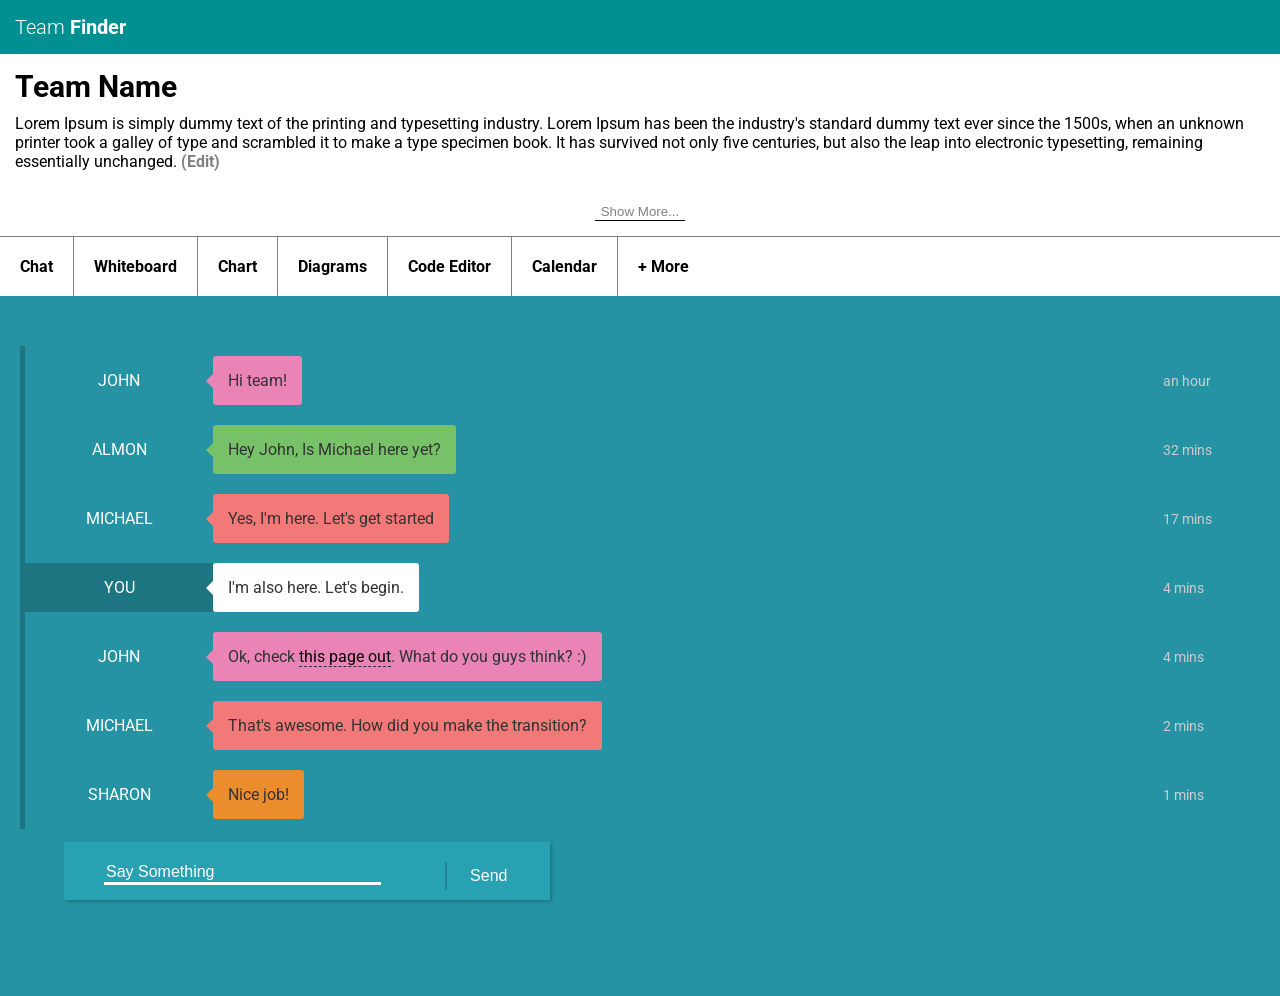
<file: index.html>
<!DOCTYPE html>
<html>
<head>
	<title>Team Collaboration App</title>
	<link rel="stylesheet" type="text/css" href="CSS/style.css">
      <link href='https://fonts.googleapis.com/css?family=Roboto:400,100,300,500,700,300italic|Roboto+Slab:400,300,700,100' rel='stylesheet' type='text/css'>
</head>
<body>
	<header>
		<div class="app-name">
			<h4>Team <span>Finder</span></h4>
		</div>
		<div class="team-name">
			<h2>Team Name</h2>
			<p>Lorem Ipsum is simply dummy text of the printing and typesetting industry. Lorem Ipsum has been the industry's standard dummy text ever since the 1500s, when an unknown printer took a galley of type and scrambled it to make a type specimen book. It has survived not only five centuries, but also the leap into electronic typesetting, remaining essentially unchanged. <span class="edit"><a href="#">(Edit)</a> </span></p>
		</div>
		<div class="show-more">
			<button> Show More... </button>
		</div>
	</header>
	<nav>
		<ul class="top-nav">
			<li class="off-color"><a href="index.html">Chat</a></li><!--
			--><li class="off-color"><a href="whiteboard.html">Whiteboard</a></li><!--
			--><li><a href="#">Chart</a></li><!--
			--><li><a href="#">Diagrams</a></li><!--
			--><li><a href="#">Code Editor</a></li><!--
			--><li><a href="#">Calendar</a></li><!--
			--><li class="more"><a href="#">+ More</a></li>
		</ul>
	</nav>
	<div class="main-workspace clearfix">
		<!-- Add all HTML for the chat half of the main workspace  -->
		<div class="chat-space">
			<!-- We Show all messages in a stream-->
			<div class="chat-stream clearfix"> 	
				<!-- Define each message as a block containing name, message and time posted -->
				<div class="chat-block">	
					<div class="name">
						<p>John</p>
					</div>
					<div class="message pink-arrow">

						<p class="msg-pink">Hi team!</p>
					</div>
					<div class="time-past">
						<p>an hour</p>
					</div>
				</div>	
				<!-- Define each message as a block containing name, message and time posted -->
				<div class="chat-block">	
					<div class="name">
						<p>Almon</p>
					</div>
					<div class="message green-arrow">
						<p class="msg-green">Hey John, Is Michael here yet?</p>
					</div>
					<div class="time-past">
						<p>32 mins</p>
					</div>
				</div>
				<!-- Define each message as a block containing name, message and time posted -->
				<div class="chat-block">	
					<div class="name">
						<p>Michael</p>
					</div>
					<div class="message cerise-arrow">
						<p class="msg-cerise">Yes, I'm here. Let's get started</p>
					</div>
					<div class="time-past">
						<p>17 mins</p>
					</div>
				</div>
				<!-- Define each message as a block containing name, message and time posted -->
				<div class="chat-block">	
					<div class="name you">
						<p>You</p>
					</div>
					<div class="message white-arrow">
						<p class="msg-white">I'm also here. Let's begin.</p>
					</div>
					<div class="time-past">
						<p>4 mins</p>
					</div>
				</div>
				<!-- Define each message as a block containing name, message and time posted -->
				<div class="chat-block">	
					<div class="name">
						<p>John</p>
					</div>
					<div class="message pink-arrow">
						<p class="msg-pink">Ok, check <a href="#">this page out</a>. What do you guys think? :)</p>
					</div>
					<div class="time-past">
						<p>4 mins</p>
					</div>
				</div>
				<!-- Define each message as a block containing name, message and time posted -->
				<div class="chat-block">	
					<div class="name">
						<p>Michael</p>
					</div>
					<div class="message cerise-arrow">
						<p class="msg-cerise">That's awesome. How did you make the transition?</p>
					</div>
					<div class="time-past">
						<p>2 mins</p>
					</div>
				</div>
				<!-- Define each message as a block containing name, message and time posted -->
				<div class="chat-block">	
					<div class="name">
						<p>Sharon</p>
					</div>
					<div class="message orange-arrow">
						<p class="msg-orange">Nice job!</p>
					</div>
					<div class="time-past">
						<p>1 mins</p>
					</div>
				</div>
			</div>
			<div class="ss">

				<label id="chat-error"></label>
				<input id="myMessage" type="text" name="speak" placeholder="Say Something">
				<input class="send-message" type="button" name="confirmMessage" value="Send">

			</div>
		</div>
	</div>
	<footer>
		<!-- No footer information yet -->
	</footer>

	<script type="text/javascript" src="JS/saveChat.js"></script>

</body>
</html>
</file>
<file: CSS/style.css>
/* defaults */

*{
	-webkit-box-sizing:border-box;
	-moz-box-sizing:border-box;
	box-sizing: border-box;
}

body {
	width:100%;
	color: white;
	margin: 0 auto;
	padding: 0;
	font-size: 100%;
	font-family: 'Roboto', serif;
}

h1, h2, h3, h4, p, li, ul, nav {
	margin: 0;
	padding: 0;
}

/* header styles */
.app-name {
	background-color: #009092;
	padding: 15px;
	font-size: 20px;
}

header h4 {
	font-weight: 300;
}

header span {
	font-weight: bold;
}

.team-name, .show-more {
	color:black;
	background-color: white;
	padding:15px;
}

.team-name h2 {
	font-size: 30px;
}

.show-more {
	text-align: center;
}

.show-more button, .edit a {
	color: gray;
	border: none;
	background-color: white;
	border-bottom:1px solid black;
}

.show-more button:hover {
	color:black;
}

.edit a {
	text-decoration: none;
	border: none;
}

.team-name p {
	margin-top:10px;
}

/* nav styles */

nav {
	border-top:1px solid gray;
	color:black;
	background-color: white;
}

.top-nav li {
	display: inline-block;
	border-right:1px solid;
	margin: 0;
	padding: 20px;
	border-right: 1px solid gray;
	font-weight: bold;
	text-decoration: none;
}

.top-nav li:nth-child(-n+2) a {
	color: salmon;
}

.top-nav li a:link, li a:visited {
	color: black;
}

.top-nav li:hover {
	background-color: #F2F2F2;
}

.top-nav li:last-child {
	border:none;
}


.top-nav a {
	text-decoration: none;
}

/*Main Content Area Styling*/

.main-workspace{
	height: 700px;
}

.main-workspace > div{
	
	display: inline-block;
	float: left;
}

.chat-space, .secondary-space{
	width: 100%;
	height: 100%
}

.chat-space{
	background-color:#2593A3;
}

.secondary-space{
	background-color:#646464;
}

.chat-stream{
	width:100%;
	background-color: #2593A3;
}

.chat-stream{
	padding-top: 50px;
}

.chat-stream > div{
	margin-left: 20px;
	border-left: 5px solid #1D7582;
	padding: 10px 0;
}

.you{
	background-color: #1D7582;
	padding: 15px 0;
}

.chat-block > div{
	display: inline-block;	
}

.chat-block .name{
	width: 15%;
}

.chat-block .name p{
	text-transform: uppercase;
	text-align: center;
}


.chat-block .message{
	width: 75%;
	position: relative;
	left: -4px;
}

.chat-block .message:before{
	right: 100%;
	top: 50%;
	border: solid transparent;
	content: " ";
	height: 0;
	width: 0;
	position: absolute;
	pointer-events: none;	
	border-width: 7px;
	margin-top: -7px;
}

.chat-block .pink-arrow:before{
	border-right-color: #EA84B6;
}

.chat-block .green-arrow:before{
	border-right-color: #77C269;
}

.chat-block .cerise-arrow:before{
	border-right-color: #F37878;
}

.chat-block .white-arrow:before{
	border-right-color: #FFF;
}

.chat-block .orange-arrow:before{
	border-right-color: #EC8D2D;
}

.chat-block .message p{
	padding: 15px;
	display: inline-block;
	border-radius: 3px;
	color: #333;
}

.chat-block .message a{
	color: #000;
	border-bottom: 1px dashed #333;
	text-decoration: none;
}

.chat-block .time-past{
	width: 9%;
}

.chat-block .time-past p{
	font-size: 14px;
	color: #ccc;
}
.msg-pink{
	background-color: #EA84B6;
}


.msg-green{
	background-color: #77C269;
}

.msg-cerise{
	background-color: #F37878;
}

.msg-white{
	background-color: #FFF;
}

.msg-orange{
	background-color: #EC8D2D;
}

.whiteboard{
	background-color: #646464;
	width: 100%;
	padding: 0 30px 30px 30px;
}

.whiteboard .title h4{
	text-align: center;
	padding: 20px;
	color: #fff;
}

.whiteboard .artboard img{
	width: 100%;
	box-shadow: 0 3px 2px -2px #000;
}

.whiteboard .art-tools ul{
	margin-top: 20px;
	display: table;
    height: 40px;
    width: 100%;
    box-shadow: 0 3px 2px -2px #000;
}

.whiteboard .art-tools ul li{
	display: table-cell;
    height: 40px;
    width: 20%;  /* (100 / numItems)% */
    line-height: 40px;
    text-align: center;
    background: #fff;
    white-space: nowrap;
    color:#333;
}

.whiteboard .art-tools ul li img{
	cursor: pointer;
}

/* .say-something styles */

.ss{
	position: fixed;
	bottom: 0px;
	left:5%;
	width: 38%;
	padding: 20px 20px 10px 40px;
	background-color: #28A2B3;
	box-shadow: 2px 2px 3px #1D7582;
}

.ss input[type=text]{
	color: white;
	font-size: 16px;
	background-color: transparent;
	outline: none;
	border: 0;
	border-bottom: 3px solid #fff;
	float: left;
	width: 65%;
	text-decoration: none;
}

.ss input[type=button]{
	border-left:2px solid #218492;
	float: right;
	width:20%;
	border-top:none;
	border-right:none;
	border-bottom:none;
	background-color: transparent;
	background-repeat:no-repeat;
    cursor:pointer;
    overflow: hidden;
    color:white;
    outline:none;
    padding:5px;
    font-size: 16px;
}


.ss label{
	
	color: red;

}

/*Utility classes*/

::-webkit-input-placeholder {
   color: white;
}

.clearfix::after{
	content: "";
	clear: both;
	display: block;
}

.half{
	width: 50%;
}

@media (max-width: 860px){
	.half{
		width:100%;
	}

	.top-nav li{
		width: 100%;
	}

	.chat-stream > div{
		margin:0;
		padding:0;
	}

	.ss{
		width:100%;
		left:0;
	}
}
</file>
